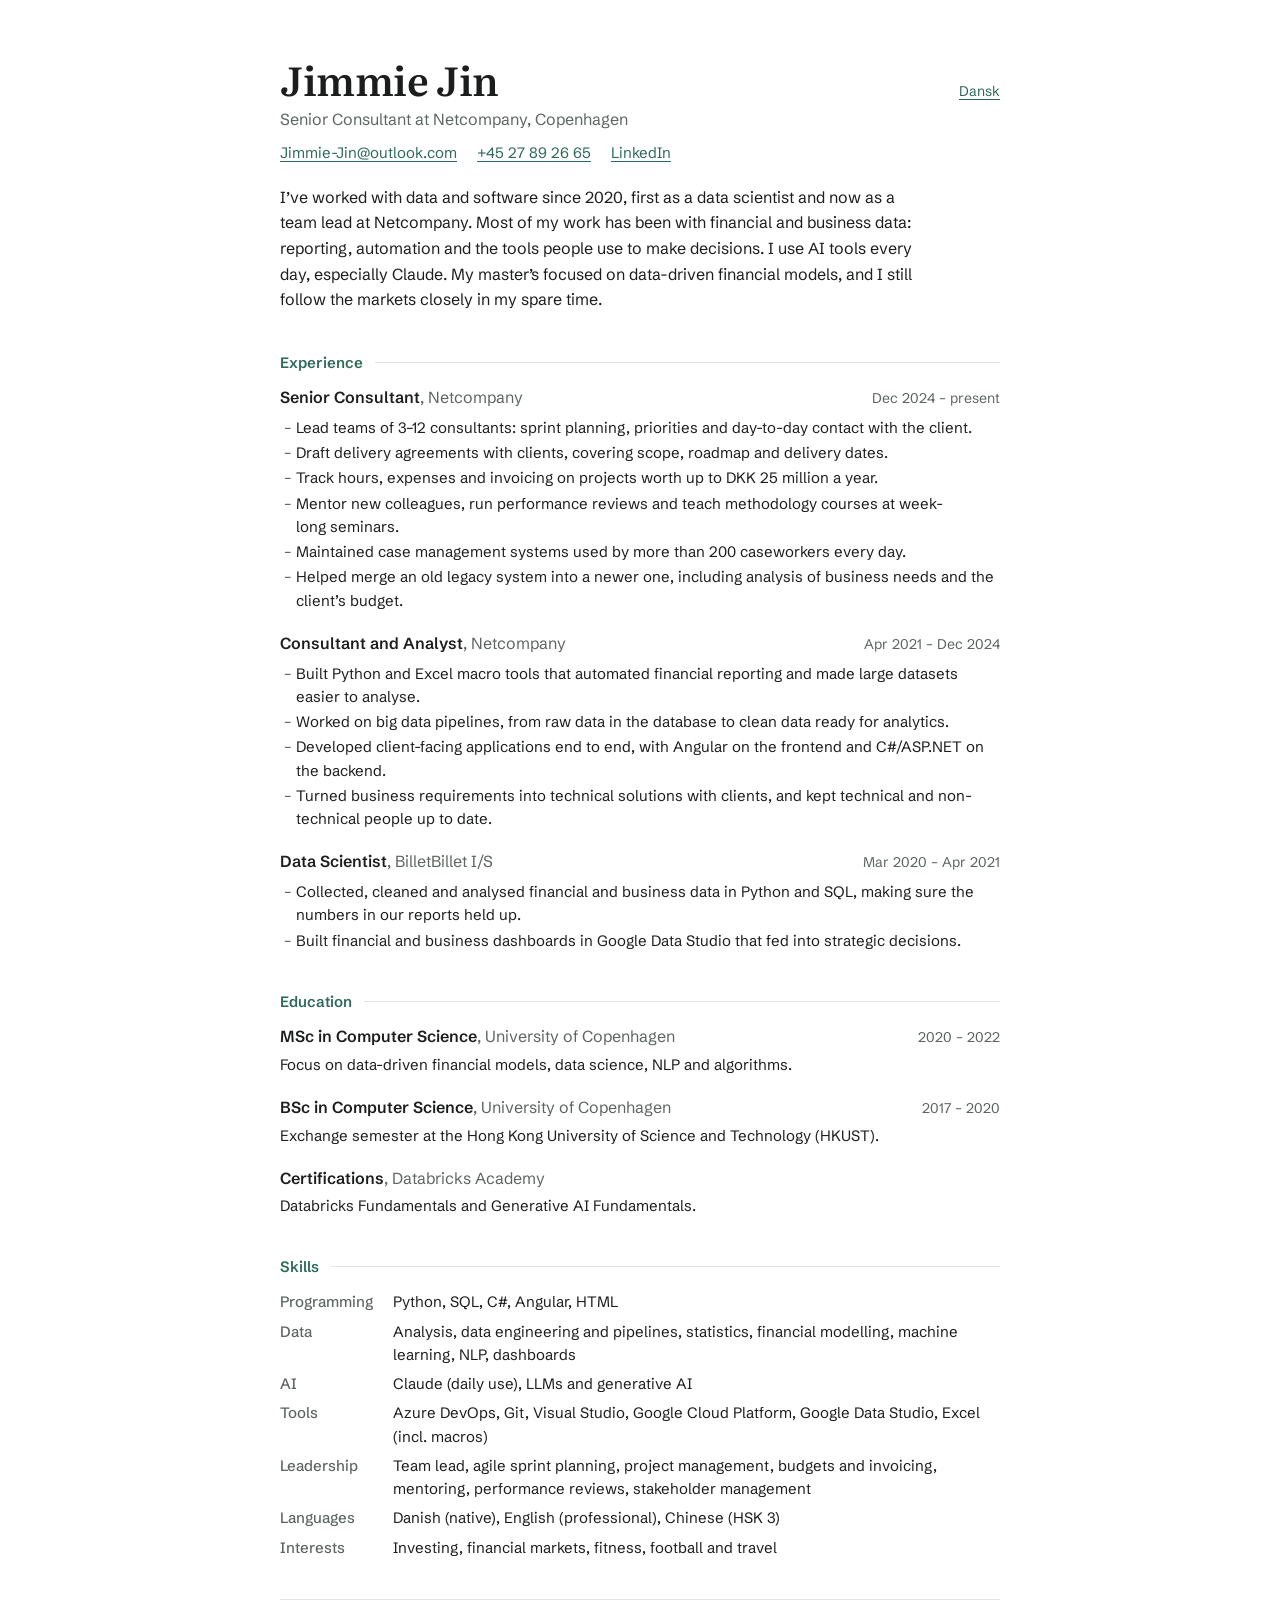
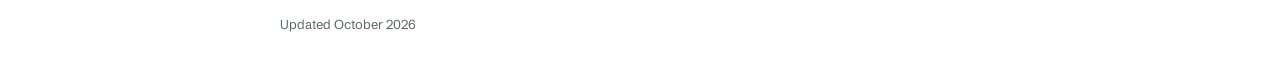
<file: index.html>
<!doctype html>
<html lang="en">
<head>
  <meta charset="utf-8">
  <meta name="viewport" content="width=device-width, initial-scale=1">
  <title>Jimmie Jin – CV</title>
  <meta name="description" content="Jimmie Jin, Senior Consultant at Netcompany in Copenhagen. Data and software, team lead, MSc in Computer Science.">
  <meta name="author" content="Jimmie Jin">
  <meta name="color-scheme" content="light dark">
  <meta name="theme-color" content="#ffffff" media="(prefers-color-scheme: light)">
  <meta name="theme-color" content="#141917" media="(prefers-color-scheme: dark)">
  <link rel="alternate" hreflang="en" href="index.html">
  <link rel="alternate" hreflang="da" href="da.html">
  <link rel="icon" href="data:image/svg+xml,%3Csvg xmlns='http://www.w3.org/2000/svg' viewBox='0 0 32 32'%3E%3Crect width='32' height='32' rx='7' fill='%232d6a58'/%3E%3Ctext x='16' y='22' text-anchor='middle' font-family='Georgia,serif' font-size='16' font-weight='700' fill='%23fff'%3EJJ%3C/text%3E%3C/svg%3E">

  <!-- How the page looks when the link is shared (LinkedIn, Slack, Messenger) -->
  <meta property="og:type" content="profile">
  <meta property="og:title" content="Jimmie Jin – CV">
  <meta property="og:description" content="Senior Consultant at Netcompany. Data, software and team lead in Copenhagen.">
  <meta property="og:locale" content="en_GB">
  <meta property="og:locale:alternate" content="da_DK">

  <!-- Fonts from Google Fonts: Literata for your name, Schibsted Grotesk for everything else -->
  <link rel="preconnect" href="https://fonts.googleapis.com">
  <link rel="preconnect" href="https://fonts.gstatic.com" crossorigin>
  <link rel="stylesheet" href="https://fonts.googleapis.com/css2?family=Literata:opsz,wght@7..72,600&family=Schibsted+Grotesk:wght@400..600&display=swap">

  <link rel="stylesheet" href="style.css">

  <!-- Facts about you for search engines (data, not code). Update it if your job changes. -->
  <script type="application/ld+json">
  {
    "@context": "https://schema.org",
    "@type": "Person",
    "name": "Jimmie Jin",
    "jobTitle": "Senior Consultant",
    "worksFor": { "@type": "Organization", "name": "Netcompany" },
    "alumniOf": { "@type": "CollegeOrUniversity", "name": "University of Copenhagen" },
    "email": "mailto:Jimmie-Jin@outlook.com",
    "sameAs": ["https://www.linkedin.com/in/jimmie-jin-0b0088157/"]
  }
  </script>
</head>
<body>

<!--
  English version of the CV. The Danish version is da.html. Both use style.css.
-->

<a class="skip-link" href="#main">Skip to content</a>

<div class="page">

  <header class="top">
    <div class="top-row">
      <h1>Jimmie Jin</h1>
      <a class="lang" href="da.html" hreflang="da" lang="da">Dansk</a>
    </div>
    <p class="role">Senior Consultant at Netcompany, Copenhagen</p>

    <ul class="contact" aria-label="Contact">
      <li><a href="mailto:Jimmie-Jin@outlook.com">Jimmie-Jin@outlook.com</a></li>
      <li><a href="tel:+4527892665">+45 27 89 26 65</a></li>
      <li><a href="https://www.linkedin.com/in/jimmie-jin-0b0088157/" rel="me" data-print="linkedin.com/in/jimmie-jin-0b0088157">LinkedIn</a></li>
    </ul>

    <p class="summary">I’ve worked with data and software since 2020, first as a data scientist and now as a team lead at Netcompany. Most of my work has been with financial and business data: reporting, automation and the tools people use to make decisions. I use AI tools every day, especially Claude. My master’s focused on data-driven financial models, and I still follow the markets closely in my spare time.</p>
  </header>

  <main id="main">

    <!-- ===== Experience ===== -->
    <section id="experience">
      <h2>Experience</h2>

      <article class="entry">
        <div class="entry-head">
          <h3>Senior Consultant<span class="org">, Netcompany</span></h3>
          <p class="dates">Dec 2024 – present</p>
        </div>
        <ul>
          <li>Lead teams of 3–12 consultants: sprint planning, priorities and day-to-day contact with the client.</li>
          <li>Draft delivery agreements with clients, covering scope, roadmap and delivery dates.</li>
          <li>Track hours, expenses and invoicing on projects worth up to DKK 25 million a year.</li>
          <li>Mentor new colleagues, run performance reviews and teach methodology courses at week-long seminars.</li>
          <li>Maintained case management systems used by more than 200 caseworkers every day.</li>
          <li>Helped merge an old legacy system into a newer one, including analysis of business needs and the client’s budget.</li>
        </ul>
      </article>

      <article class="entry">
        <div class="entry-head">
          <h3>Consultant and Analyst<span class="org">, Netcompany</span></h3>
          <p class="dates">Apr 2021 – Dec 2024</p>
        </div>
        <ul>
          <li>Built Python and Excel macro tools that automated financial reporting and made large datasets easier to analyse.</li>
          <li>Worked on big data pipelines, from raw data in the database to clean data ready for analytics.</li>
          <li>Developed client-facing applications end to end, with Angular on the frontend and C#/ASP.NET on the backend.</li>
          <li>Turned business requirements into technical solutions with clients, and kept technical and non-technical people up to date.</li>
        </ul>
      </article>

      <article class="entry">
        <div class="entry-head">
          <h3>Data Scientist<span class="org">, BilletBillet I/S</span></h3>
          <p class="dates">Mar 2020 – Apr 2021</p>
        </div>
        <ul>
          <li>Collected, cleaned and analysed financial and business data in Python and SQL, making sure the numbers in our reports held up.</li>
          <li>Built financial and business dashboards in Google Data Studio that fed into strategic decisions.</li>
        </ul>
      </article>
    </section>

    <!-- ===== Education ===== -->
    <section id="education">
      <h2>Education</h2>

      <article class="entry">
        <div class="entry-head">
          <h3>MSc in Computer Science<span class="org">, University of Copenhagen</span></h3>
          <p class="dates">2020 – 2022</p>
        </div>
        <p class="note">Focus on data-driven financial models, data science, NLP and algorithms.</p>
      </article>

      <article class="entry">
        <div class="entry-head">
          <h3>BSc in Computer Science<span class="org">, University of Copenhagen</span></h3>
          <p class="dates">2017 – 2020</p>
        </div>
        <p class="note">Exchange semester at the Hong Kong University of Science and Technology (HKUST).</p>
      </article>

      <article class="entry">
        <div class="entry-head">
          <h3>Certifications<span class="org">, Databricks Academy</span></h3>
        </div>
        <p class="note">Databricks Fundamentals and Generative AI Fundamentals.</p>
      </article>
    </section>

    <!-- ===== Skills ===== -->
    <section id="skills">
      <h2>Skills</h2>
      <dl class="skills">
        <dt>Programming</dt>
        <dd>Python, SQL, C#, Angular, HTML</dd>

        <dt>Data</dt>
        <dd>Analysis, data engineering and pipelines, statistics, financial modelling, machine learning, NLP, dashboards</dd>

        <dt>AI</dt>
        <dd>Claude (daily use), LLMs and generative AI</dd>

        <dt>Tools</dt>
        <dd>Azure DevOps, Git, Visual Studio, Google Cloud Platform, Google Data Studio, Excel (incl. macros)</dd>

        <dt>Leadership</dt>
        <dd>Team lead, agile sprint planning, project management, budgets and invoicing, mentoring, performance reviews, stakeholder management</dd>

        <dt>Languages</dt>
        <dd>Danish (native), English (professional), Chinese (HSK 3)</dd>

        <dt>Interests</dt>
        <dd>Investing, financial markets, fitness, football and travel</dd>
      </dl>
    </section>

  </main>

  <footer class="bottom">
    <p>Updated October 2026</p>
  </footer>

</div>

</body>
</html>
</file>
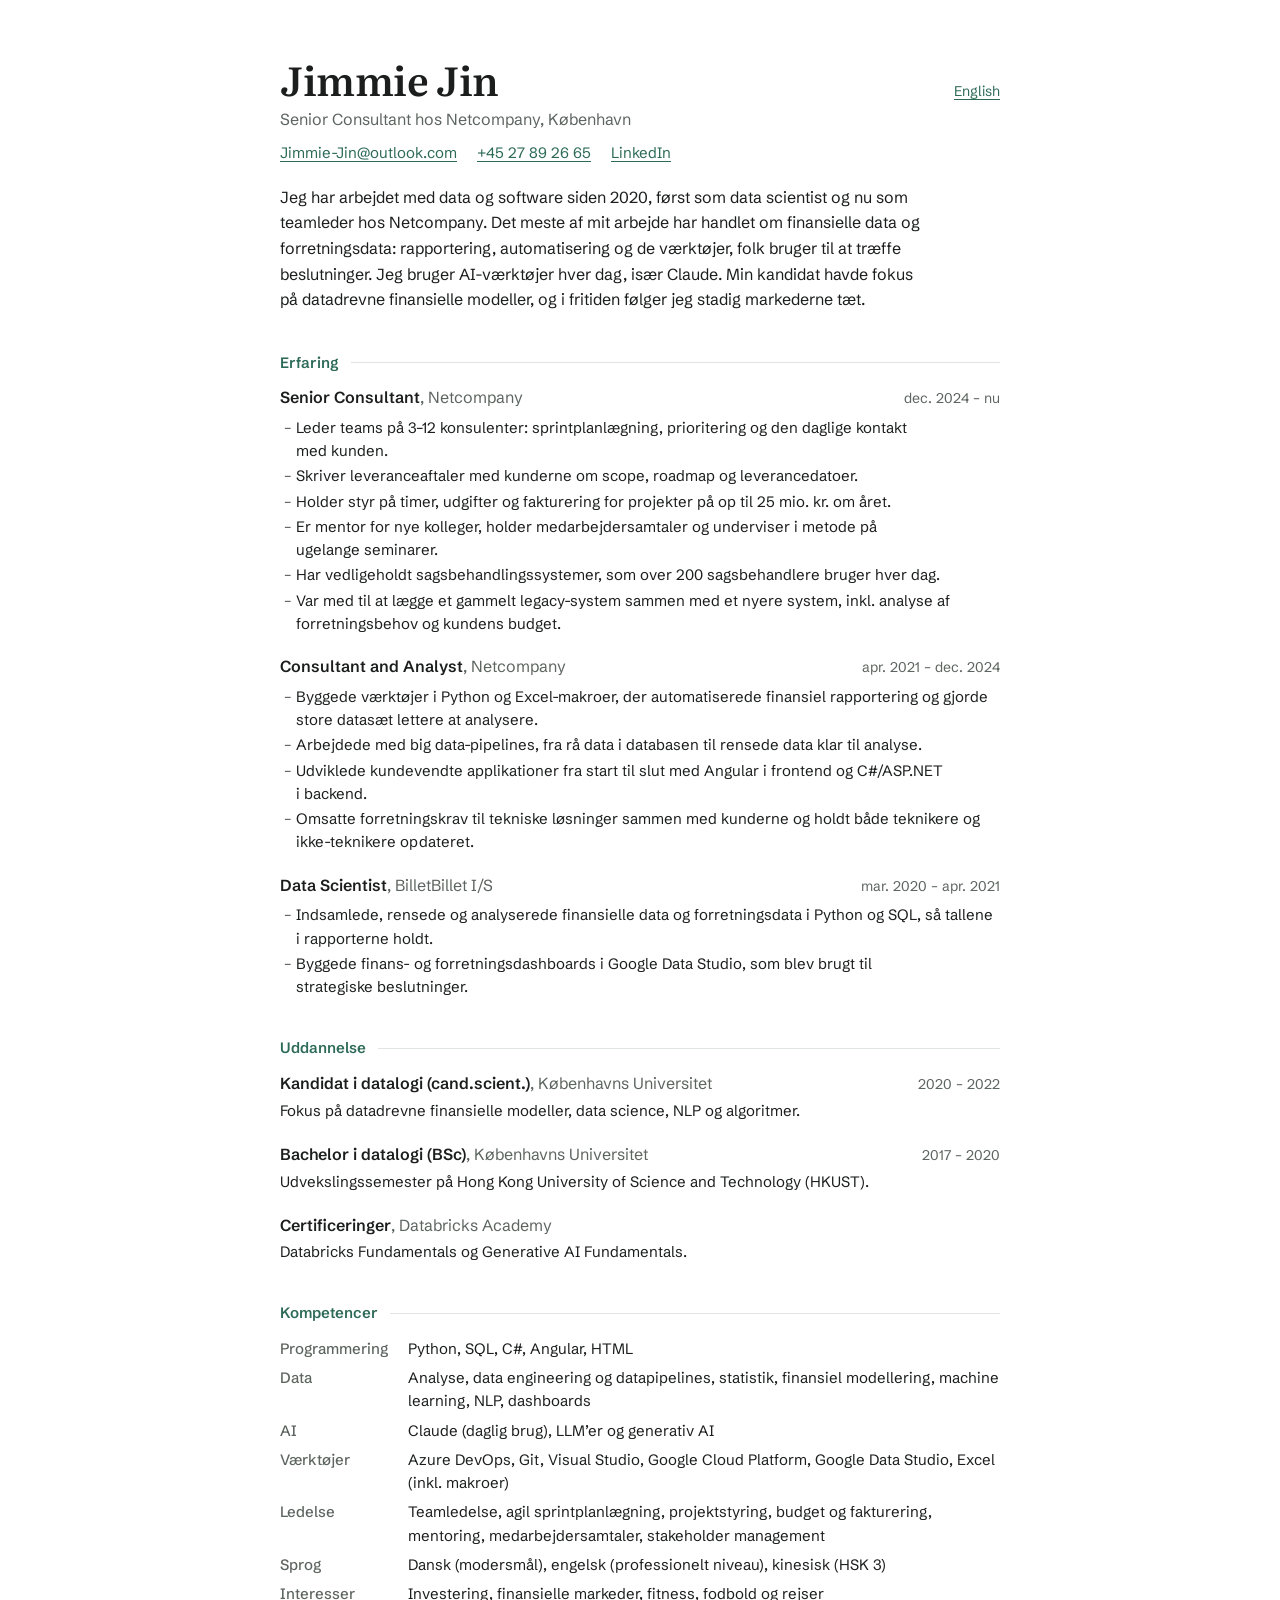
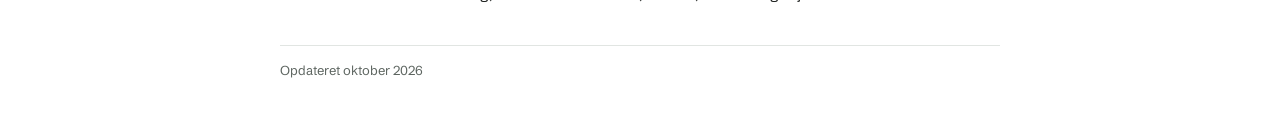
<file: da.html>
<!doctype html>
<html lang="da">
<head>
  <meta charset="utf-8">
  <meta name="viewport" content="width=device-width, initial-scale=1">
  <title>Jimmie Jin – CV</title>
  <meta name="description" content="Jimmie Jin, Senior Consultant hos Netcompany i København. Data og software, teamleder, cand.scient. i datalogi.">
  <meta name="author" content="Jimmie Jin">
  <meta name="color-scheme" content="light dark">
  <meta name="theme-color" content="#ffffff" media="(prefers-color-scheme: light)">
  <meta name="theme-color" content="#141917" media="(prefers-color-scheme: dark)">
  <link rel="alternate" hreflang="da" href="da.html">
  <link rel="alternate" hreflang="en" href="index.html">
  <link rel="icon" href="data:image/svg+xml,%3Csvg xmlns='http://www.w3.org/2000/svg' viewBox='0 0 32 32'%3E%3Crect width='32' height='32' rx='7' fill='%232d6a58'/%3E%3Ctext x='16' y='22' text-anchor='middle' font-family='Georgia,serif' font-size='16' font-weight='700' fill='%23fff'%3EJJ%3C/text%3E%3C/svg%3E">

  <!-- Sådan ser siden ud, når linket deles (LinkedIn, Slack, Messenger) -->
  <meta property="og:type" content="profile">
  <meta property="og:title" content="Jimmie Jin – CV">
  <meta property="og:description" content="Senior Consultant hos Netcompany. Data, software og teamledelse i København.">
  <meta property="og:locale" content="da_DK">
  <meta property="og:locale:alternate" content="en_GB">

  <!-- Skrifttyper fra Google Fonts: Literata til dit navn, Schibsted Grotesk til resten -->
  <link rel="preconnect" href="https://fonts.googleapis.com">
  <link rel="preconnect" href="https://fonts.gstatic.com" crossorigin>
  <link rel="stylesheet" href="https://fonts.googleapis.com/css2?family=Literata:opsz,wght@7..72,600&family=Schibsted+Grotesk:wght@400..600&display=swap">

  <link rel="stylesheet" href="style.css">

  <!-- Fakta om dig til søgemaskiner (data, ikke kode). Opdatér hvis dit job ændrer sig. -->
  <script type="application/ld+json">
  {
    "@context": "https://schema.org",
    "@type": "Person",
    "name": "Jimmie Jin",
    "jobTitle": "Senior Consultant",
    "worksFor": { "@type": "Organization", "name": "Netcompany" },
    "alumniOf": { "@type": "CollegeOrUniversity", "name": "Københavns Universitet" },
    "email": "mailto:Jimmie-Jin@outlook.com",
    "sameAs": ["https://www.linkedin.com/in/jimmie-jin-0b0088157/"]
  }
  </script>
</head>
<body>

<!--
  Dansk version af CV'et. Den engelske version er index.html. Begge bruger style.css.
-->

<a class="skip-link" href="#main">Spring til indhold</a>

<div class="page">

  <header class="top">
    <div class="top-row">
      <h1>Jimmie Jin</h1>
      <a class="lang" href="index.html" hreflang="en" lang="en">English</a>
    </div>
    <p class="role">Senior Consultant hos Netcompany, København</p>

    <ul class="contact" aria-label="Kontakt">
      <li><a href="mailto:Jimmie-Jin@outlook.com">Jimmie-Jin@outlook.com</a></li>
      <li><a href="tel:+4527892665">+45 27 89 26 65</a></li>
      <li><a href="https://www.linkedin.com/in/jimmie-jin-0b0088157/" rel="me" data-print="linkedin.com/in/jimmie-jin-0b0088157">LinkedIn</a></li>
    </ul>

    <p class="summary">Jeg har arbejdet med data og software siden 2020, først som data scientist og nu som teamleder hos Netcompany. Det meste af mit arbejde har handlet om finansielle data og forretningsdata: rapportering, automatisering og de værktøjer, folk bruger til at træffe beslutninger. Jeg bruger AI-værktøjer hver dag, især Claude. Min kandidat havde fokus på datadrevne finansielle modeller, og i fritiden følger jeg stadig markederne tæt.</p>
  </header>

  <main id="main">

    <!-- ===== Erfaring ===== -->
    <section id="erfaring">
      <h2>Erfaring</h2>

      <article class="entry">
        <div class="entry-head">
          <h3>Senior Consultant<span class="org">, Netcompany</span></h3>
          <p class="dates">dec. 2024 – nu</p>
        </div>
        <ul>
          <li>Leder teams på 3–12 konsulenter: sprintplanlægning, prioritering og den daglige kontakt med kunden.</li>
          <li>Skriver leveranceaftaler med kunderne om scope, roadmap og leverancedatoer.</li>
          <li>Holder styr på timer, udgifter og fakturering for projekter på op til 25 mio. kr. om året.</li>
          <li>Er mentor for nye kolleger, holder medarbejdersamtaler og underviser i metode på ugelange seminarer.</li>
          <li>Har vedligeholdt sagsbehandlingssystemer, som over 200 sagsbehandlere bruger hver dag.</li>
          <li>Var med til at lægge et gammelt legacy-system sammen med et nyere system, inkl. analyse af forretningsbehov og kundens budget.</li>
        </ul>
      </article>

      <article class="entry">
        <div class="entry-head">
          <h3>Consultant and Analyst<span class="org">, Netcompany</span></h3>
          <p class="dates">apr. 2021 – dec. 2024</p>
        </div>
        <ul>
          <li>Byggede værktøjer i Python og Excel-makroer, der automatiserede finansiel rapportering og gjorde store datasæt lettere at analysere.</li>
          <li>Arbejdede med big data-pipelines, fra rå data i databasen til rensede data klar til analyse.</li>
          <li>Udviklede kundevendte applikationer fra start til slut med Angular i frontend og C#/ASP.NET i backend.</li>
          <li>Omsatte forretningskrav til tekniske løsninger sammen med kunderne og holdt både teknikere og ikke-teknikere opdateret.</li>
        </ul>
      </article>

      <article class="entry">
        <div class="entry-head">
          <h3>Data Scientist<span class="org">, BilletBillet I/S</span></h3>
          <p class="dates">mar. 2020 – apr. 2021</p>
        </div>
        <ul>
          <li>Indsamlede, rensede og analyserede finansielle data og forretningsdata i Python og SQL, så tallene i rapporterne holdt.</li>
          <li>Byggede finans- og forretningsdashboards i Google Data Studio, som blev brugt til strategiske beslutninger.</li>
        </ul>
      </article>
    </section>

    <!-- ===== Uddannelse ===== -->
    <section id="uddannelse">
      <h2>Uddannelse</h2>

      <article class="entry">
        <div class="entry-head">
          <h3>Kandidat i datalogi (cand.scient.)<span class="org">, Københavns Universitet</span></h3>
          <p class="dates">2020 – 2022</p>
        </div>
        <p class="note">Fokus på datadrevne finansielle modeller, data science, NLP og algoritmer.</p>
      </article>

      <article class="entry">
        <div class="entry-head">
          <h3>Bachelor i datalogi (BSc)<span class="org">, Københavns Universitet</span></h3>
          <p class="dates">2017 – 2020</p>
        </div>
        <p class="note">Udvekslingssemester på Hong Kong University of Science and Technology (HKUST).</p>
      </article>

      <article class="entry">
        <div class="entry-head">
          <h3>Certificeringer<span class="org">, Databricks Academy</span></h3>
        </div>
        <p class="note">Databricks Fundamentals og Generative AI Fundamentals.</p>
      </article>
    </section>

    <!-- ===== Kompetencer ===== -->
    <section id="kompetencer">
      <h2>Kompetencer</h2>
      <dl class="skills">
        <dt>Programmering</dt>
        <dd>Python, SQL, C#, Angular, HTML</dd>

        <dt>Data</dt>
        <dd>Analyse, data engineering og datapipelines, statistik, finansiel modellering, machine learning, NLP, dashboards</dd>

        <dt>AI</dt>
        <dd>Claude (daglig brug), LLM’er og generativ AI</dd>

        <dt>Værktøjer</dt>
        <dd>Azure DevOps, Git, Visual Studio, Google Cloud Platform, Google Data Studio, Excel (inkl. makroer)</dd>

        <dt>Ledelse</dt>
        <dd>Teamledelse, agil sprintplanlægning, projektstyring, budget og fakturering, mentoring, medarbejdersamtaler, stakeholder management</dd>

        <dt>Sprog</dt>
        <dd>Dansk (modersmål), engelsk (professionelt niveau), kinesisk (HSK 3)</dd>

        <dt>Interesser</dt>
        <dd>Investering, finansielle markeder, fitness, fodbold og rejser</dd>
      </dl>
    </section>

  </main>

  <footer class="bottom">
    <p>Opdateret oktober 2026</p>
  </footer>

</div>

</body>
</html>
</file>
<file: style.css>
/* ==========================================================
   Jimmie Jin, CV
   Shared stylesheet for index.html (English) and da.html (Danish).

   Most changes only need the variables in :root below:
   colours (light and dark), fonts and the page width.
   The fonts are loaded from Google Fonts in the <head> of each HTML file.
   ========================================================== */


/* ---------- Colours, fonts, sizes ---------- */

:root {
  /* Light mode */
  --bg: #ffffff;
  --text: #1b1e1c;
  --muted: #5d6560;      /* dates, labels, company names */
  --line: #e1e5e2;       /* thin lines */
  --accent: #2d6a58;     /* the one accent colour, a copper-roof green:
                            section titles and links */

  --serif: "Literata", Georgia, serif;                               /* your name */
  --sans: "Schibsted Grotesk", "Helvetica Neue", Arial, sans-serif;  /* everything else */

  --measure: 45rem;      /* max page width, about 720px */
  --gutter: 1.25rem;     /* space at the screen edges on phones */

  color-scheme: light dark;
}

/* Dark mode follows the visitor's system setting */
@media screen and (prefers-color-scheme: dark) {
  :root {
    --bg: #141917;
    --text: #e4e9e5;
    --muted: #9ba59f;
    --line: #2a322e;
    --accent: #8fc4ae;
  }
}


/* ---------- Base ---------- */

*,
*::before,
*::after {
  box-sizing: border-box;
}

html {
  -webkit-text-size-adjust: 100%;
  text-size-adjust: 100%;
}

body {
  margin: 0;
  background: var(--bg);
  color: var(--text);
  font-family: var(--sans);
  font-size: 0.9375rem;
  line-height: 1.55;
  overflow-wrap: break-word;
}

/* Long Danish words get hyphenated on phones */
body:lang(da) {
  -webkit-hyphens: auto;
  hyphens: auto;
  hyphenate-limit-chars: 8 4 4;
}

h1, h2, h3, p, ul, dl, dd {
  margin: 0;
}

p, li, dd {
  text-wrap: pretty;
}

a {
  color: var(--accent);
  text-decoration-thickness: 1px;
  text-underline-offset: 0.2em;
}

a:hover {
  text-decoration-thickness: 2px;
}

a:focus-visible {
  outline: 2px solid var(--accent);
  outline-offset: 2px;
  border-radius: 2px;
}

::selection {
  background: var(--accent);
  color: var(--bg);
}

.page {
  width: min(100% - 2 * var(--gutter), var(--measure));
  margin-inline: auto;
  padding-block: 1.75rem 2rem;
}

/* "Skip to content" link, only visible when you tab to it */
.skip-link {
  position: absolute;
  top: 0.5rem;
  left: 0.5rem;
  z-index: 1;
  padding: 0.5rem 0.75rem;
  border-radius: 4px;
  background: var(--text);
  color: var(--bg);
  transform: translateY(-150%);
}

.skip-link:focus {
  transform: none;
}


/* ---------- Header: name, contact, summary ---------- */

.top-row {
  display: flex;
  justify-content: space-between;
  align-items: baseline;
  gap: 1rem;
}

h1 {
  font-family: var(--serif);
  font-size: 2rem;
  font-weight: 600;
  line-height: 1.15;
  letter-spacing: -0.01em;
}

.lang {
  font-size: 0.875rem;
}

.role {
  margin-top: 0.25rem;
  font-size: 1rem;
  color: var(--muted);
}

.contact {
  display: flex;
  flex-wrap: wrap;
  gap: 0.25rem 1.25rem;
  margin-top: 0.625rem;
  padding: 0;
  list-style: none;
}

.summary {
  max-width: 40rem;
  margin-top: 1.25rem;
  font-size: 1rem;
  line-height: 1.6;
}


/* ---------- Sections ---------- */

section {
  margin-top: 2.25rem;
}

/* Section title with a thin line running to the right */
h2 {
  display: flex;
  align-items: center;
  gap: 0.75rem;
  margin-bottom: 0.875rem;
  font-size: 0.9375rem;
  font-weight: 600;
  line-height: 1.3;
  color: var(--accent);
}

h2::after {
  content: "";
  flex: 1;
  border-top: 1px solid var(--line);
}

/* One job, degree or set of certificates */
.entry + .entry {
  margin-top: 1.25rem;
}

h3 {
  font-size: 1rem;
  font-weight: 600;
  line-height: 1.4;
}

.org {
  font-weight: 400;
  color: var(--muted);
}

.dates {
  font-size: 0.875rem;
  color: var(--muted);
}

.entry ul {
  margin-top: 0.375rem;
  padding-left: 1rem;
  list-style: "– " outside;
}

.entry li + li {
  margin-top: 0.125rem;
}

.entry li::marker {
  color: var(--muted);
}

.note {
  margin-top: 0.25rem;
}


/* ---------- Skills ---------- */

.skills {
  display: grid;
  grid-template-columns: max-content 1fr;
  gap: 0.375rem 1.25rem;
}

.skills dt {
  font-weight: 500;
  color: var(--muted);
}


/* ---------- Footer ---------- */

.bottom {
  margin-top: 2.5rem;
  padding-top: 0.875rem;
  border-top: 1px solid var(--line);
  font-size: 0.8125rem;
  color: var(--muted);
}


/* ---------- Bigger screens ---------- */

@media (min-width: 40rem) {
  :root {
    --gutter: 2rem;
  }

  body:lang(da) {
    -webkit-hyphens: manual;
    hyphens: manual;
  }

  .page {
    padding-block: 3.5rem 3rem;
  }

  h1 {
    font-size: 2.5rem;
  }

  section {
    margin-top: 2.5rem;
  }

  /* Title on the left, dates on the right */
  .entry-head {
    display: flex;
    justify-content: space-between;
    align-items: baseline;
    gap: 1rem;
  }

  .dates {
    flex-shrink: 0;
  }
}


/* ---------- Print / save as PDF ---------- */

@page {
  margin: 12mm 14mm;
}

/* Fits on one A4 page */
@media print {
  :root {
    --bg: #fff;
    --text: #000;
    --muted: #4a4a4a;
    --line: #c8c8c8;
    --accent: #1f4d40;
  }

  html {
    font-size: 13px;
  }

  body {
    line-height: 1.45;
  }

  .skip-link,
  .lang,
  .bottom {
    display: none;
  }

  .page {
    width: auto;
    padding: 0;
  }

  .summary {
    max-width: none;
    margin-top: 0.875rem;
  }

  section {
    margin-top: 1.5rem;
  }

  h2 {
    margin-bottom: 0.625rem;
    break-after: avoid;
  }

  .entry + .entry {
    margin-top: 0.875rem;
  }

  .skills {
    break-inside: avoid;
  }

  a {
    color: inherit;
    text-decoration: none;
  }

  /* Show the LinkedIn address on paper */
  .contact a[data-print]::after {
    content: ": " attr(data-print);
  }

  .entry {
    break-inside: avoid;
  }
}
</file>
